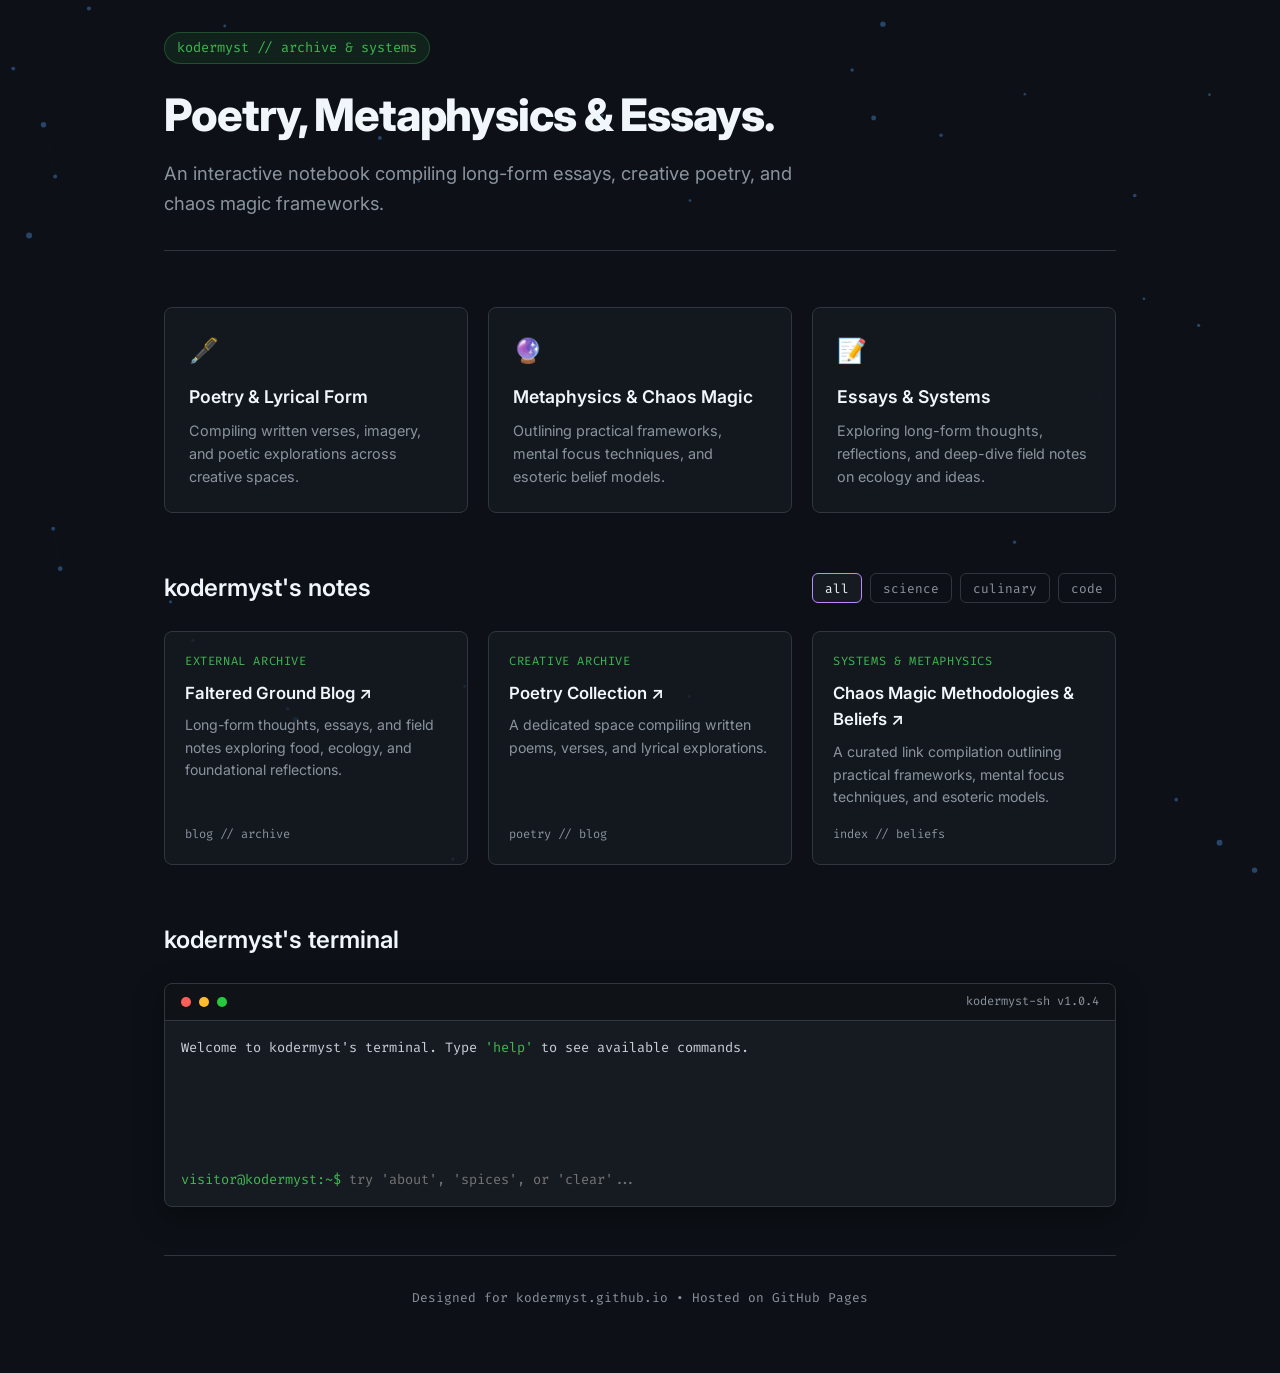
<file: index.html>
<!DOCTYPE html>
<html lang="en">
<head>
    <meta charset="UTF-8">
    <meta name="viewport" content="width=device-width, initial-scale=1.0">
    <title>kodermyst // notebook & systems</title>
    <link rel="preconnect" href="https://fonts.googleapis.com">
    <link rel="preconnect" href="https://fonts.gstatic.com" crossorigin>
    <link href="https://fonts.googleapis.com/css2?family=Fira+Code:wght@400;600&family=Inter:wght@300;400;600;800&display=swap" rel="stylesheet">
    <link rel="stylesheet" href="styles.css">
    <script src="script.js" defer></script>
</head>
<body>

    <canvas id="bg-canvas"></canvas>

    <div class="container">
        <!-- Header -->
        <header>
            <div class="brand-badge">kodermyst // archive & systems</div>
            <h1>Poetry, Metaphysics & Essays.</h1>
            <p class="tagline">An interactive notebook compiling long-form essays, creative poetry, and chaos magic frameworks.</p>
        </header>

        <!-- Core Focus Pillars -->
        <div class="pillars">
            <div class="pillar-card">
                <span class="pillar-icon">🖋️</span>
                <div class="pillar-title">Poetry & Lyrical Form</div>
                <div class="pillar-desc">Compiling written verses, imagery, and poetic explorations across creative spaces.</div>
            </div>
            <div class="pillar-card">
                <span class="pillar-icon">🔮</span>
                <div class="pillar-title">Metaphysics & Chaos Magic</div>
                <div class="pillar-desc">Outlining practical frameworks, mental focus techniques, and esoteric belief models.</div>
            </div>
            <div class="pillar-card">
                <span class="pillar-icon">📝</span>
                <div class="pillar-title">Essays & Systems</div>
                <div class="pillar-desc">Exploring long-form thoughts, reflections, and deep-dive field notes on ecology and ideas.</div>
            </div>
        </div>

        <!-- Notes Section -->
        <div class="section-header">
            <h2>kodermyst's notes</h2>
            <div class="filters">
                <button class="filter-btn active" data-filter="all">all</button>
                <button class="filter-btn" data-filter="science">science</button>
                <button class="filter-btn" data-filter="culinary">culinary</button>
                <button class="filter-btn" data-filter="code">code</button>
            </div>
        </div>

        <div class="notes-grid" id="notes-grid">
            <!-- Note Card 1: Blog Archive -->
            <a href="https://falteredground.blogspot.com" target="_blank" rel="noopener noreferrer" class="note-card-link">
            <div class="note-card" data-category="science">
                <div>
                    <div class="note-tag tag-ecology">External Archive</div>
                    <div class="note-title">Faltered Ground Blog ↗</div>
                    <div class="note-snippet">Long-form thoughts, essays, and field notes exploring food, ecology, and foundational reflections.</div>
                </div>
                <div class="note-meta">
                    <span>blog // archive</span>
                </div>
            </div>
            </a>

            <!-- Note Card 2: Poetry Blog -->
            <a href="https://falteredground.wordpress.com/" target="_blank" rel="noopener noreferrer" class="note-card-link">
            <div class="note-card" data-category="science">
                <div>
                    <div class="note-tag tag-ecology">Creative Archive</div>
                    <div class="note-title">Poetry Collection ↗</div>
                    <div class="note-snippet">A dedicated space compiling written poems, verses, and lyrical explorations.</div>
                </div>
                <div class="note-meta">
                    <span>poetry // blog</span>
                </div>
            </div>
            </a>

            <!-- Note Card 3: Beliefs & Chaos Magic -->
            <a href="https://conceptualmolder.blogspot.com" target="_blank" rel="noopener noreferrer" class="note-card-link">
            <div class="note-card" data-category="science">
                <div>
                    <div class="note-tag tag-ecology">Systems & Metaphysics</div>
                    <div class="note-title">Chaos Magic Methodologies & Beliefs ↗</div>
                    <div class="note-snippet">A curated link compilation outlining practical frameworks, mental focus techniques, and esoteric models.</div>
                </div>
                <div class="note-meta">
                    <span>index // beliefs</span>
                </div>
            </div>
            </a>
        </div>

        <!-- Mini Interactive Terminal -->
        <div class="section-header">
            <h2>kodermyst's terminal</h2>
        </div>

        <div class="terminal">
            <div class="terminal-header">
                <div class="dot dot-red"></div>
                <div class="dot dot-yellow"></div>
                <div class="dot dot-green"></div>
                <div class="terminal-title">kodermyst-sh v1.0.4</div>
            </div>
            <div class="terminal-body" id="terminal-body">
                <div class="terminal-line">Welcome to kodermyst's terminal. Type <span class="prompt">'help'</span> to see available commands.</div>
            </div>
            <div class="terminal-input-row">
                <span class="prompt">visitor@kodermyst:~$</span>
                <input type="text" id="terminal-input" class="terminal-input" placeholder="try 'about', 'spices', or 'clear'..."/>
            </div>
        </div>

        <!-- Footer -->
        <footer>
            <p>Designed for kodermyst.github.io • Hosted on GitHub Pages</p>
        </footer>
    </div>
</body>
</html>
</file>
<file: styles.css>
:root {
    --bg-primary: #0d1117;
    --bg-secondary: #161b22;
    --bg-card: rgba(22, 27, 34, 0.75);
    --border-color: #30363d;
    --text-main: #c9d1d9;
    --text-heading: #f0f6fc;
    --text-muted: #8b949e;
    --accent-green: #3fb950;
    --accent-cyan: #58a6ff;
    --accent-purple: #bc8cff;
    --accent-amber: #d29922;
    --font-sans: 'Inter', -apple-system, BlinkMacSystemFont, sans-serif;
    --font-mono: 'Fira Code', monospace;
}

* {
    box-sizing: border-box;
    margin: 0;
    padding: 0;
}

body {
    background-color: var(--bg-primary);
    color: var(--text-main);
    font-family: var(--font-sans);
    line-height: 1.6;
    overflow-x: hidden;
    min-height: 100vh;
}

/* Dynamic Canvas Background */
#bg-canvas {
    position: fixed;
    top: 0;
    left: 0;
    width: 100%;
    height: 100%;
    z-index: 0;
    pointer-events: none;
    opacity: 0.35;
}

.container {
    max-width: 1000px;
    margin: 0 auto;
    padding: 2rem 1.5rem;
    position: relative;
    z-index: 1;
}

/* Header / Hero */
header {
    margin-bottom: 3.5rem;
    padding-bottom: 2rem;
    border-bottom: 1px solid var(--border-color);
}

.brand-badge {
    display: inline-block;
    font-family: var(--font-mono);
    font-size: 0.85rem;
    color: var(--accent-green);
    background: rgba(63, 185, 80, 0.1);
    border: 1px solid rgba(63, 185, 80, 0.3);
    padding: 0.25rem 0.75rem;
    border-radius: 20px;
    margin-bottom: 1rem;
}

h1 {
    font-size: 2.8rem;
    font-weight: 800;
    color: var(--text-heading);
    letter-spacing: -0.025em;
    margin-bottom: 0.5rem;
}

.tagline {
    font-size: 1.15rem;
    color: var(--text-muted);
    max-width: 650px;
}

/* Pillars Grid */
.pillars {
    display: grid;
    grid-template-columns: repeat(auto-fit, minmax(280px, 1fr));
    gap: 1.25rem;
    margin-bottom: 3.5rem;
}

.pillar-card {
    background: var(--bg-card);
    backdrop-filter: blur(12px);
    border: 1px solid var(--border-color);
    border-radius: 8px;
    padding: 1.5rem;
    transition: transform 0.2s ease, border-color 0.2s ease;
}

.pillar-card:hover {
    transform: translateY(-3px);
    border-color: var(--accent-cyan);
}

.pillar-icon {
    font-size: 1.5rem;
    margin-bottom: 0.75rem;
    display: block;
}

.pillar-title {
    font-size: 1.1rem;
    font-weight: 600;
    color: var(--text-heading);
    margin-bottom: 0.5rem;
}

.pillar-desc {
    font-size: 0.9rem;
    color: var(--text-muted);
}

/* Section Titles */
.section-header {
    display: flex;
    align-items: center;
    justify-content: space-between;
    margin-bottom: 1.5rem;
}

h2 {
    font-size: 1.5rem;
    color: var(--text-heading);
    font-weight: 600;
}

/* Filter Pills */
.filters {
    display: flex;
    gap: 0.5rem;
    flex-wrap: wrap;
}

.filter-btn {
    background: transparent;
    border: 1px solid var(--border-color);
    color: var(--text-muted);
    font-family: var(--font-mono);
    font-size: 0.8rem;
    padding: 0.35rem 0.75rem;
    border-radius: 6px;
    cursor: pointer;
    transition: all 0.2s ease;
}

.filter-btn:hover, .filter-btn.active {
    color: var(--text-heading);
    background: var(--bg-secondary);
    border-color: var(--accent-purple);
}

/* Notes Feed */
.notes-grid {
    display: grid;
    grid-template-columns: repeat(auto-fill, minmax(300px, 1fr));
    gap: 1.25rem;
    margin-bottom: 3.5rem;
}

.note-card {
    background: var(--bg-card);
    border: 1px solid var(--border-color);
    border-radius: 8px;
    padding: 1.25rem;
    display: flex;
    flex-direction: column;
    justify-content: space-between;
}

/* Make the link wrapper take up full grid height and remove default link styles */
.note-card-link {
    text-decoration: none;
    color: inherit;
    display: flex;       /* Ensures it spans full height of the CSS grid cell */
    flex-direction: column;
    width: 100%;
}

/* Ensure the card inside grows to match its neighbors */
.note-card-link .note-card {
    height: 100%;
    width: 100%;
}

/* Prevents child text elements from turning blue or underlined */
.note-card-link * {
    color: inherit;
    text-decoration: none;
}

.note-tag {
    font-family: var(--font-mono);
    font-size: 0.75rem;
    text-transform: uppercase;
    letter-spacing: 0.05em;
    margin-bottom: 0.5rem;
}

.tag-science { color: var(--accent-cyan); }
.tag-ecology { color: var(--accent-green); }
.tag-culinary { color: var(--accent-amber); }
.tag-code { color: var(--accent-purple); }

.note-title {
    font-size: 1.05rem;
    color: var(--text-heading);
    font-weight: 600;
    margin-bottom: 0.5rem;
}

.note-snippet {
    font-size: 0.88rem;
    color: var(--text-muted);
    margin-bottom: 1rem;
}

.note-meta {
    font-family: var(--font-mono);
    font-size: 0.75rem;
    color: var(--text-muted);
    display: flex;
    justify-content: space-between;
}

/* Terminal Console */
.terminal {
    background: var(--bg-secondary);
    border: 1px solid var(--border-color);
    border-radius: 8px;
    overflow: hidden;
    font-family: var(--font-mono);
    font-size: 0.85rem;
    margin-bottom: 3rem;
    box-shadow: 0 10px 30px rgba(0,0,0,0.4);
}

.terminal-header {
    background: rgba(0,0,0,0.3);
    padding: 0.5rem 1rem;
    display: flex;
    align-items: center;
    gap: 0.5rem;
    border-bottom: 1px solid var(--border-color);
}

.dot { width: 10px; height: 10px; border-radius: 50%; }
.dot-red { background: #ff5f56; }
.dot-yellow { background: #ffbd2e; }
.dot-green { background: #27c93f; }

.terminal-title {
    color: var(--text-muted);
    margin-left: auto;
    font-size: 0.75rem;
}

.terminal-body {
    padding: 1rem;
    min-height: 140px;
    max-height: 220px;
    overflow-y: auto;
}

.terminal-line { margin-bottom: 0.4rem; }
.prompt { color: var(--accent-green); }
.cmd-output { color: var(--text-main); padding-left: 1rem; margin-bottom: 0.5rem; }

.terminal-input-row {
    display: flex;
    align-items: center;
    padding: 0.5rem 1rem 1rem;
}

.terminal-input {
    background: transparent;
    border: none;
    color: var(--text-heading);
    font-family: var(--font-mono);
    font-size: 0.85rem;
    outline: none;
    flex: 1;
    margin-left: 0.5rem;
}

/* Footer */
footer {
    text-align: center;
    padding: 2rem 0;
    border-top: 1px solid var(--border-color);
    font-family: var(--font-mono);
    font-size: 0.8rem;
    color: var(--text-muted);
}

@media (max-width: 600px) {
    h1 { font-size: 2.1rem; }
    .section-header { flex-direction: column; align-items: flex-start; gap: 1rem; }
}
</file>
